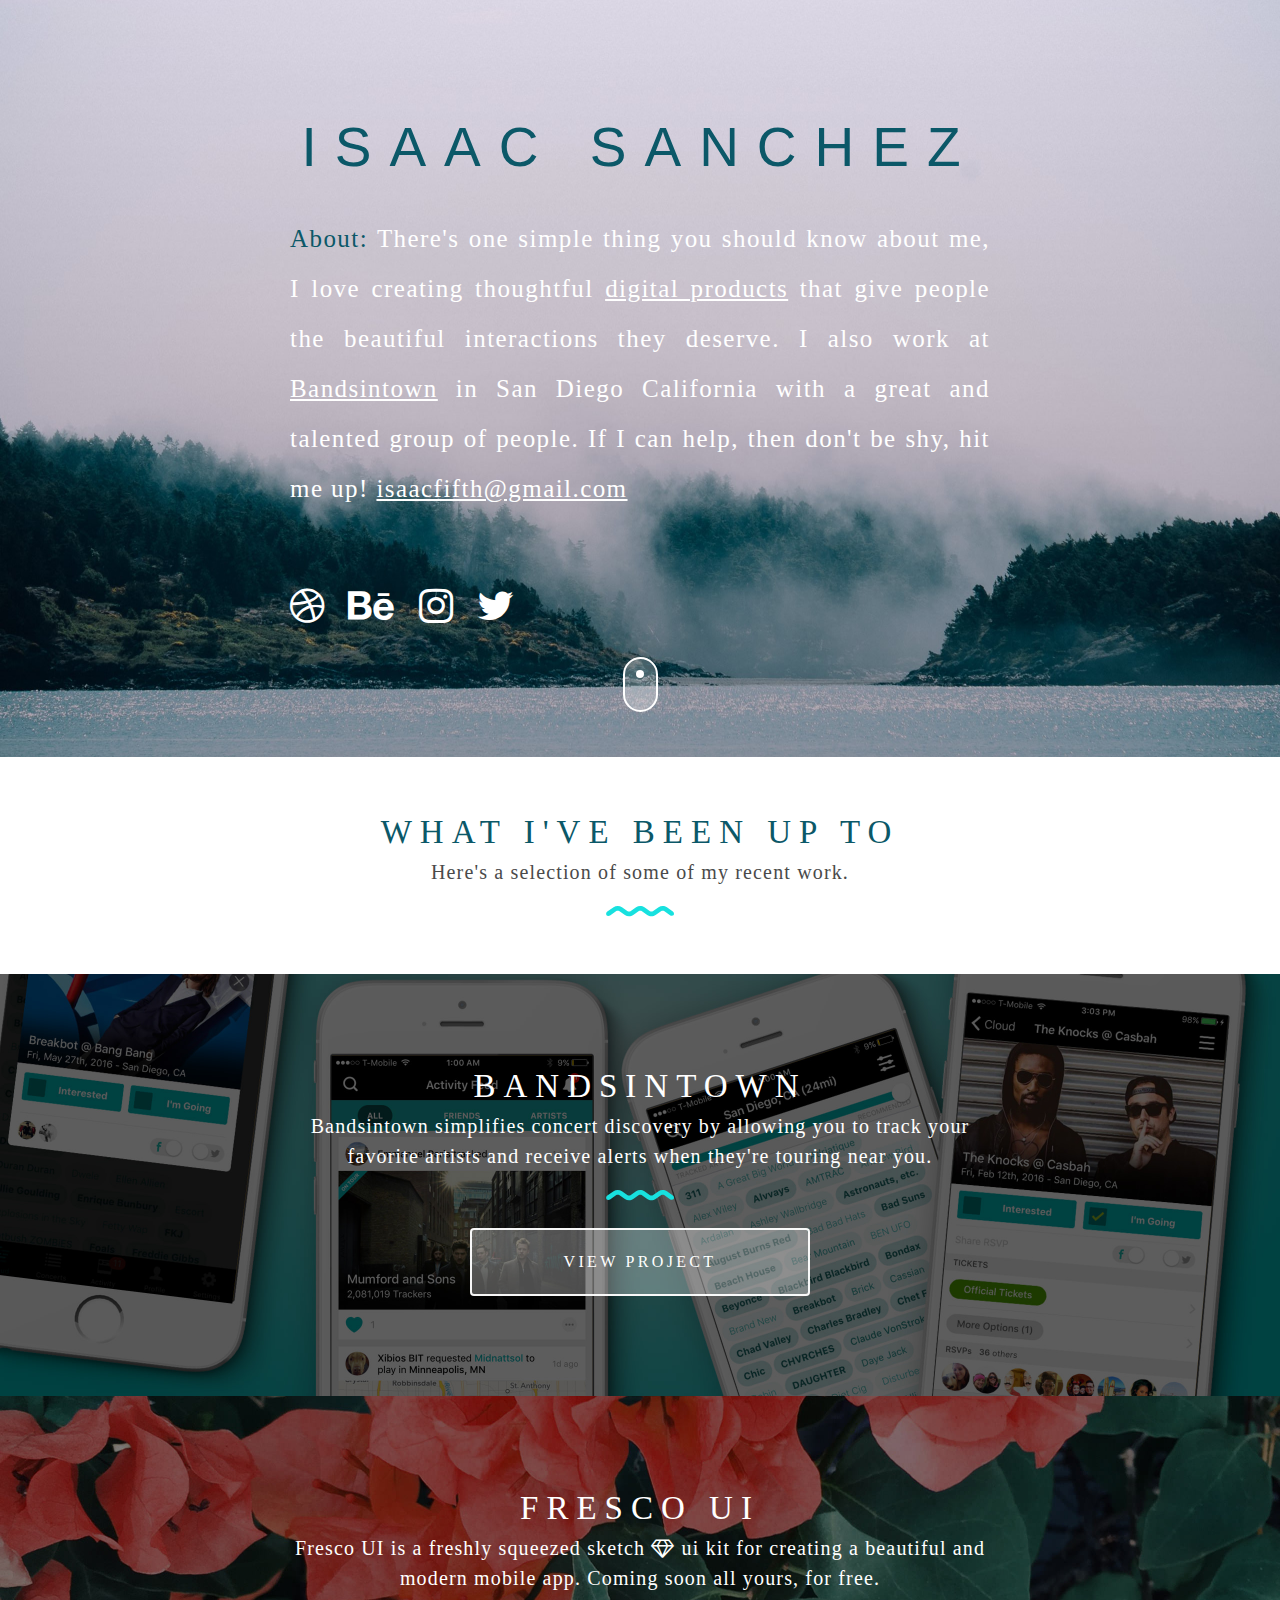
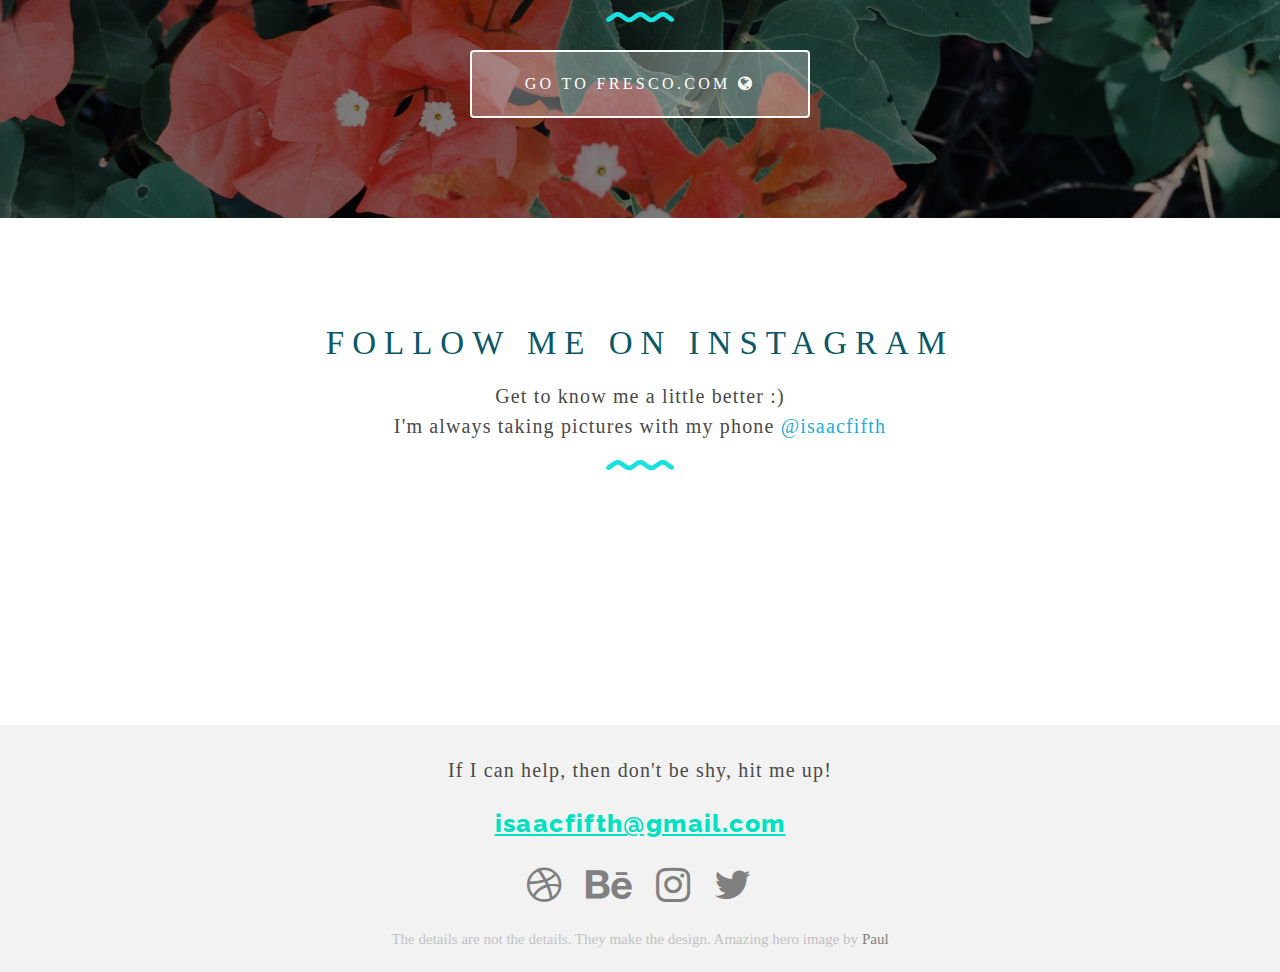
<file: index.html>
<!DOCTYPE html>
<html lang="en">

<head>

  <!-- Basic Page Needs
  –––––––––––––––––––––––––––––––––––––––––––––––––– -->
  <meta charset="utf-8">
  <title>Isaac's Portfolio</title>
  <meta name="description" content="Hi, my name is Isaac Sanchez and I love creating thoughtful digital products that give people the beautiful interactions they deserve. I also work at Bandsintown in San Diego CA">
  <meta name="author" content="Isaac Sanchez">

  <!-- Mobile Specific Metas
  –––––––––––––––––––––––––––––––––––––––––––––––––– -->
  <meta name="viewport" content="width=device-width, initial-scale=1">

  <!-- FONT
  –––––––––––––––––––––––––––––––––––––––––––––––––– -->
  <link href="//fonts.googleapis.com/css?family=Raleway:400,300,600" rel="stylesheet" type="text/css">

  <!-- CSS
  –––––––––––––––––––––––––––––––––––––––––––––––––– -->
  <link rel="stylesheet" href="css/normalize.css">
  <link rel="stylesheet" href="css/skeleton.css">
  <link rel="stylesheet" href="css/animate.css">
  <link rel="stylesheet" href="css/style.css">
  <link rel="stylesheet" href="https://maxcdn.bootstrapcdn.com/font-awesome/4.5.0/css/font-awesome.min.css">
  
  <script type="text/javascript" src="http://ajax.googleapis.com/ajax/libs/jquery/1.7.1/jquery.min.js"></script>
  <script type="text/javascript" src="js/index.js"></script>

  <!-- Favicon
  –––––––––––––––––––––––––––––––––––––––––––––––––– -->
  <link rel="icon" type="image/png" href="images/favicon.png">
  
</head>

<body>

<!--  Hero  -->
  
  <div class="hero">
    <div class="container">
      <div class="row">
        <div class="twelve colums">
          <h4 class="animated fadeInDown">ISAAC SANCHEZ</h4>
          <h3 class="animated fadeIn"><span style="color:#0B5868">About:</span> There's one simple thing you should know about me, I love creating thoughtful <a href="https://dribbble.com/isaacfifth" target="_blank">digital products</a> that give people the beautiful interactions they deserve. I also work at <a href="https://itunes.apple.com/us/app/id471394851?mt=8" target="_blank"> Bandsintown</a> in San Diego California with a great and talented group of people. If I can help, then don't be shy, hit me up! <a href="mailto:isaacfifth@gmail.com">isaacfifth@gmail.com</a></h3>
            <br>
            <br>
          <h3>
            <span style="font-size:40px">
              <a href="https://dribbble.com/isaacfifth" target="_blank"><i class="fa fa-dribbble"></i></a>&nbsp;
              <a href="https://www.behance.net/isaacfifth" target="_blank"><i class="fa fa-behance"></i></a>&nbsp;
              <a href="https://www.instagram.com/isaacfifth/" target="_blank"><i class="fa fa-instagram"></i></a>&nbsp;
              <a href="https://twitter.com/isaacfifth" target="_blank"><i class="fa fa-twitter"></i></a></span>
          </h3>
          
        </div>
        <div>
          <span class="scroll-btn animated fadeIn">
	<a href="#work">
		<span class="mouse">
			<span>
			</span>
          </span>
          </a>
          </span>
        </div>
      </div>
    </div>
  </div>
  
<!--  Work Header  -->

  <div class="work" id="work">
    <div class="container">
      <div class="row">
        <div class="twelve columns">
        <h2>What I've been up to</h2>
          <h1>Here's a selection of some of my recent work.</h1>
          <img src="images/waves.svg" alt="isaacfifth waves"><br>
        </div>
      </div>
    </div>
  </div>
  
    <!--  Bandsintown  -->

  <div class="bit">
    <div class="container">
      <div class="row">
        <div class="twelve columns">
        <h2>Bandsintown</h2>
          <h1>Bandsintown simplifies concert discovery by allowing you to track your favorite artists and receive alerts when they're touring near you.</h1>
          <img src="images/waves.svg" alt="isaacfifth waves"><br>
          <a href="work/bandsintown.html" class="cta" target="_blank">VIEW PROJECT</a>
        </div>
      </div>
    </div>
  </div>
  
  <!--  Fresco UI  -->

  <div class="fresco">
    <div class="container">
      <div class="row">
        <div class="twelve columns">
        <h2>Fresco UI</h2>
          <h1>Fresco UI is a freshly squeezed sketch <i class="fa fa-diamond"></i> ui kit for creating a beautiful and modern mobile app. Coming soon all yours, for free.</h1>
          <img src="images/waves.svg" alt="isaacfifth waves"><br>
          <a href="http://frescoui.com/" class="cta" target="_blank">Go To Fresco.com <i class="fa fa-globe"></i></a>
        </div>
      </div>
    </div>
  </div>
  
  
  
<!--  Instagram  -->

  <div class="insta animated fadeIn" id="insta">
    <div class="container">
      <div class="row">
        <div class="twelve columns">
          <div>
            <h2>Follow me on Instagram</h2>
            <h1>Get to know me a little better :)</br> I'm always taking pictures with my phone 
            <a href="https://www.instagram.com/isaacfifth/?hl=en" target="_blank">@isaacfifth</a></h1>
          <img src="images/waves.svg" alt="isaacfifth waves"><br>
          
          </div>

          <div style="margin-top:20px">
            <!-- INSTANSIVE WIDGET --><script src="//instansive.com/widget/js/instansive.js"></script><iframe src="//instansive.com/widgets/714eae9f5a0d5f46901c425573f33432.html" id="instansive_714eae9f5a" name="instansive_714eae9f5a"  scrolling="no" allowtransparency="true" class="instansive-widget" style="width: 100%; border: 0; overflow: hidden;"></iframe>
          </div>
        </div>
      </div>
    </div>
  </div>

<!--  Footer  -->
  
  <footer>
    <div class="container">
      <div class="row">
        <div class="twelve columns">
          <h1>If I can help, then don't be shy, hit me up!</h1>
          <h1><a id="email" href="mailto:isaacfifth@gmail.com">isaacfifth@gmail.com</a></h1>
          <h3>
              <a href="https://dribbble.com/isaacfifth" target="_blank"><i class="fa fa-dribbble"></i></a>&nbsp;
              <a href="https://www.behance.net/isaacfifth" target="_blank"><i class="fa fa-behance"></i></a>&nbsp;
              <a href="https://www.instagram.com/isaacfifth/" target="_blank"><i class="fa fa-instagram"></i></a>&nbsp;
              <a href="https://twitter.com/isaacfifth" target="_blank"><i class="fa fa-twitter"></i></a></h3>
          <p>The details are not the details. They make the design. Amazing hero image by <a href="https://pjrvs.com/" target="_blank">Paul</a></p>
        </div>
      </div>
    </div>
  </footer>
  
</body>

</html>
</file>
<file: css/skeleton.css>
/*
* Skeleton V2.0.4
* Copyright 2014, Dave Gamache
* www.getskeleton.com
* Free to use under the MIT license.
* http://www.opensource.org/licenses/mit-license.php
* 12/29/2014
*/


/* Table of contents
––––––––––––––––––––––––––––––––––––––––––––––––––
- Grid
- Base Styles
- Typography
- Links
- Buttons
- Forms
- Lists
- Code
- Tables
- Spacing
- Utilities
- Clearing
- Media Queries
*/


/* Grid
–––––––––––––––––––––––––––––––––––––––––––––––––– */

.container {
  position: relative;
  width: 100%;
  max-width: 700px;
  margin: 0 auto;
  padding: 0 20px;
  box-sizing: border-box;
}

.column,
.columns {
  width: 100%;
  float: left;
  box-sizing: border-box;
}


/* For devices larger than 400px */

@media (min-width: 400px) {
  .container {
    width: 85%;
    padding: 0;
  }
}


/* For devices larger than 550px */

@media (min-width: 550px) {
  .container {
    width: 80%;
  }
  .column,
  .columns {
    margin-left: 4%;
  }
  .column:first-child,
  .columns:first-child {
    margin-left: 0;
  }
  .one.column,
  .one.columns {
    width: 4.66666666667%;
  }
  .two.columns {
    width: 13.3333333333%;
  }
  .three.columns {
    width: 22%;
  }
  .four.columns {
    width: 30.6666666667%;
  }
  .five.columns {
    width: 39.3333333333%;
  }
  .six.columns {
    width: 48%;
  }
  .seven.columns {
    width: 56.6666666667%;
  }
  .eight.columns {
    width: 65.3333333333%;
  }
  .nine.columns {
    width: 74.0%;
  }
  .ten.columns {
    width: 82.6666666667%;
  }
  .eleven.columns {
    width: 91.3333333333%;
  }
  .twelve.columns {
    width: 100%;
    margin-left: 0;
  }
  .one-third.column {
    width: 30.6666666667%;
  }
  .two-thirds.column {
    width: 65.3333333333%;
  }
  .one-half.column {
    width: 48%;
  }
  /* Offsets */
  .offset-by-one.column,
  .offset-by-one.columns {
    margin-left: 8.66666666667%;
  }
  .offset-by-two.column,
  .offset-by-two.columns {
    margin-left: 17.3333333333%;
  }
  .offset-by-three.column,
  .offset-by-three.columns {
    margin-left: 26%;
  }
  .offset-by-four.column,
  .offset-by-four.columns {
    margin-left: 34.6666666667%;
  }
  .offset-by-five.column,
  .offset-by-five.columns {
    margin-left: 43.3333333333%;
  }
  .offset-by-six.column,
  .offset-by-six.columns {
    margin-left: 52%;
  }
  .offset-by-seven.column,
  .offset-by-seven.columns {
    margin-left: 60.6666666667%;
  }
  .offset-by-eight.column,
  .offset-by-eight.columns {
    margin-left: 69.3333333333%;
  }
  .offset-by-nine.column,
  .offset-by-nine.columns {
    margin-left: 78.0%;
  }
  .offset-by-ten.column,
  .offset-by-ten.columns {
    margin-left: 86.6666666667%;
  }
  .offset-by-eleven.column,
  .offset-by-eleven.columns {
    margin-left: 95.3333333333%;
  }
  .offset-by-one-third.column,
  .offset-by-one-third.columns {
    margin-left: 34.6666666667%;
  }
  .offset-by-two-thirds.column,
  .offset-by-two-thirds.columns {
    margin-left: 69.3333333333%;
  }
  .offset-by-one-half.column,
  .offset-by-one-half.columns {
    margin-left: 52%;
  }
}


/* Base Styles
–––––––––––––––––––––––––––––––––––––––––––––––––– */


/* NOTE
html is set to 62.5% so that all the REM measurements throughout Skeleton
are based on 10px sizing. So basically 1.5rem = 15px :) */

html {
  font-size: 62.5%;
}

body {
  font-size: 1.5em;
  /* currently ems cause chrome bug misinterpreting rems on body element */
  line-height: 1.6;
  font-weight: 400;
  font-family: "Raleway", "HelveticaNeue", "Helvetica Neue", Helvetica, Arial, sans-serif;
  color: #222;
}


/* Typography
–––––––––––––––––––––––––––––––––––––––––––––––––– */

h1,
h2,
h3,
h4,
h5,
h6 {
  margin-top: 0;
  margin-bottom: 2rem;
  font-weight: 300;
}

h1 {
  font-size: 4.0rem;
  line-height: 1.2;
  letter-spacing: -.1rem;
}

h2 {
  font-size: 3.6rem;
  line-height: 1.25;
  letter-spacing: -.1rem;
}

h3 {
  font-size: 3.0rem;
  line-height: 1.3;
  letter-spacing: -.1rem;
}

h4 {
  font-size: 2.4rem;
  line-height: 1.35;
  letter-spacing: -.08rem;
}

h5 {
  font-size: 1.8rem;
  line-height: 1.5;
  letter-spacing: -.05rem;
}

h6 {
  font-size: 1.5rem;
  line-height: 1.6;
  letter-spacing: 0;
}


/* Larger than phablet */

@media (min-width: 550px) {
  h1 {
    font-size: 5.0rem;
  }
  h2 {
    font-size: 4.2rem;
  }
  h3 {
    font-size: 3.6rem;
  }
  h4 {
    font-size: 3.0rem;
  }
  h5 {
    font-size: 2.4rem;
  }
  h6 {
    font-size: 1.5rem;
  }
}

p {
  margin-top: 0;
}


/* Links
–––––––––––––––––––––––––––––––––––––––––––––––––– */

a {
  color: #1EAEDB;
  text-decoration: none
}

a:hover {
  color: #00E1C2;
  -o-transition: .5s;
  -ms-transition: .5s;
  -moz-transition: .5s;
  -webkit-transition: .5s;
  /* ...and now for the proper property */
  transition: .5s;
}


/* Buttons
–––––––––––––––––––––––––––––––––––––––––––––––––– */

.button,
button,
input[type="submit"],
input[type="reset"],
input[type="button"] {
  display: inline-block;
  height: 38px;
  padding: 0 30px;
  color: #555;
  text-align: center;
  font-size: 11px;
  font-weight: 600;
  line-height: 38px;
  letter-spacing: .1rem;
  text-transform: uppercase;
  text-decoration: none;
  white-space: nowrap;
  background-color: transparent;
  border-radius: 4px;
  border: 1px solid #bbb;
  cursor: pointer;
  box-sizing: border-box;
}

.button:hover,
button:hover,
input[type="submit"]:hover,
input[type="reset"]:hover,
input[type="button"]:hover,
.button:focus,
button:focus,
input[type="submit"]:focus,
input[type="reset"]:focus,
input[type="button"]:focus {
  color: #333;
  border-color: #888;
  outline: 0;
}

.button.button-primary,
button.button-primary,
input[type="submit"].button-primary,
input[type="reset"].button-primary,
input[type="button"].button-primary {
  color: #FFF;
  background-color: #33C3F0;
  border-color: #33C3F0;
}

.button.button-primary:hover,
button.button-primary:hover,
input[type="submit"].button-primary:hover,
input[type="reset"].button-primary:hover,
input[type="button"].button-primary:hover,
.button.button-primary:focus,
button.button-primary:focus,
input[type="submit"].button-primary:focus,
input[type="reset"].button-primary:focus,
input[type="button"].button-primary:focus {
  color: #FFF;
  background-color: #1EAEDB;
  border-color: #1EAEDB;
}


/* Forms
–––––––––––––––––––––––––––––––––––––––––––––––––– */

input[type="email"],
input[type="number"],
input[type="search"],
input[type="text"],
input[type="tel"],
input[type="url"],
input[type="password"],
textarea,
select {
  height: 38px;
  padding: 6px 10px;
  /* The 6px vertically centers text on FF, ignored by Webkit */
  background-color: #fff;
  border: 1px solid #D1D1D1;
  border-radius: 4px;
  box-shadow: none;
  box-sizing: border-box;
}


/* Removes awkward default styles on some inputs for iOS */

input[type="email"],
input[type="number"],
input[type="search"],
input[type="text"],
input[type="tel"],
input[type="url"],
input[type="password"],
textarea {
  -webkit-appearance: none;
  -moz-appearance: none;
  appearance: none;
}

textarea {
  min-height: 65px;
  padding-top: 6px;
  padding-bottom: 6px;
}

input[type="email"]:focus,
input[type="number"]:focus,
input[type="search"]:focus,
input[type="text"]:focus,
input[type="tel"]:focus,
input[type="url"]:focus,
input[type="password"]:focus,
textarea:focus,
select:focus {
  border: 1px solid #33C3F0;
  outline: 0;
}

label,
legend {
  display: block;
  margin-bottom: .5rem;
  font-weight: 600;
}

fieldset {
  padding: 0;
  border-width: 0;
}

input[type="checkbox"],
input[type="radio"] {
  display: inline;
}

label > .label-body {
  display: inline-block;
  margin-left: .5rem;
  font-weight: normal;
}


/* Lists
–––––––––––––––––––––––––––––––––––––––––––––––––– */

ul {
  list-style: circle inside;
}

ol {
  list-style: decimal inside;
}

ol,
ul {
  padding-left: 0;
  margin-top: 0;
}

ul ul,
ul ol,
ol ol,
ol ul {
  margin: 1.5rem 0 1.5rem 3rem;
  font-size: 90%;
}

li {
  margin-bottom: 1rem;
}


/* Code
–––––––––––––––––––––––––––––––––––––––––––––––––– */

code {
  padding: .2rem .5rem;
  margin: 0 .2rem;
  font-size: 90%;
  white-space: nowrap;
  background: #F1F1F1;
  border: 1px solid #E1E1E1;
  border-radius: 4px;
}

pre > code {
  display: block;
  padding: 1rem 1.5rem;
  white-space: pre;
}


/* Tables
–––––––––––––––––––––––––––––––––––––––––––––––––– */

th,
td {
  padding: 12px 15px;
  text-align: left;
  border-bottom: 1px solid #E1E1E1;
}

th:first-child,
td:first-child {
  padding-left: 0;
}

th:last-child,
td:last-child {
  padding-right: 0;
}


/* Spacing
–––––––––––––––––––––––––––––––––––––––––––––––––– */

button,
.button {
  margin-bottom: 1rem;
}

input,
textarea,
select,
fieldset {
  margin-bottom: 1.5rem;
}

pre,
blockquote,
dl,
figure,
table,
p,
ul,
ol,
form {
  margin-bottom: 2.5rem;
}


/* Utilities
–––––––––––––––––––––––––––––––––––––––––––––––––– */

.u-full-width {
  width: 100%;
  box-sizing: border-box;
}

.u-max-full-width {
  max-width: 100%;
  box-sizing: border-box;
}

.u-pull-right {
  float: right;
}

.u-pull-left {
  float: left;
}


/* Misc
–––––––––––––––––––––––––––––––––––––––––––––––––– */

hr {
  margin-top: 3rem;
  margin-bottom: 3.5rem;
  border-width: 0;
  border-top: 1px solid #E1E1E1;
}


/* Clearing
–––––––––––––––––––––––––––––––––––––––––––––––––– */


/* Self Clearing Goodness */

.container:after,
.row:after,
.u-cf {
  content: "";
  display: table;
  clear: both;
}


/* Media Queries
–––––––––––––––––––––––––––––––––––––––––––––––––– */


/*
Note: The best way to structure the use of media queries is to create the queries
near the relevant code. For example, if you wanted to change the styles for buttons
on small devices, paste the mobile query code up in the buttons section and style it
there.
*/


/* Larger than mobile */

@media (min-width: 400px) {}


/* Larger than phablet (also point when grid becomes active) */

@media (min-width: 550px) {}


/* /* Larger than tablet */

@media (min-width: 750px) {}


/* Larger than desktop */

@media (min-width: 1000px) {}


/* Larger than Desktop HD */

@media (min-width: 1200px) {}  */
</file>
<file: css/style.css>
html {
           background-color: #fff;
           -webkit-font-smoothing: antialiased;
         }
         
         h4 {
           font-family: Avenir-Black, Helvetica-Neue, Helvetica, Arial;
           font-size: 40px;
           color: #0B5868;
           letter-spacing: 17.84px;
           line-height: 70px;
         }
         
         @media (min-width: 550px) {
           h4 {
             font-size: 31px;
             line-height: 64px;
             letter-spacing: 10px;
             line-height: 94px;
           }
         }
         
         @media (min-width: 750px) {
           h4 {
             font-size: 45px;
             letter-spacing: 15px;
           }
         }
         
         @media (min-width: 1000px) {
           h4 {
             font-size: 55px;
             letter-spacing: 18px;
           }
         }
         
         h3 {
           font-family: Avenir-Medium;
           font-size: 25px;
           color: #fff;
           letter-spacing: 1.44px;
           line-height: 50px;
           text-align: center;
         }
         
         @media (min-width: 550px) {
           h3 {
             text-align: justify;
           }
         }
         
         h2 {
           font-family: Avenir-Black;
           font-size: 33px;
           color: #0B5868;
           letter-spacing: 8px;
           line-height: 50px;
           text-transform: uppercase;
           margin-bottom: 13px;
         }
         
         h1 {
           font-family: Avenir-Book;
           font-size: 20px;
           color: #4A4A4A;
           letter-spacing: 1.15px;
           line-height: 30px;
           margin-bottom: 13px;
         }
         
         p {
           font-family: Avenir-Book, Relaway;
           font size: 11px;
           text-align: center;
           color: #C2C2C2;
           line-height: 16px;
         }
         
         .cta {
           font-family: Avenir-Black;
           font-size: 16px;
           color: #FFFFFF;
           letter-spacing: 3.32px;
           line-height: 64px;
           background: rgba(255, 255, 255, 0.30);
           border: 2px solid rgba(255, 255, 255, 0.95);
           border-radius: 4px;
           text-transform: uppercase;
           /*         padding: 20px 20px 20px 20px;*/
           display: -webkit-inline-box;
           display: inline-block;
           margin-top: 20px;
           width: 336px;
           height: 64px
         }
         
         .cta:hover {
           font-family: Avenir-Black;
           font-size: 16px;
           color: #18E1DF;
           background: #fff;
           border: 2px solid #fff;
           border-radius: 4px;
           text-transform: uppercase;
         }
         
         .hero {
           padding-top: 100px;
           padding-bottom: 100px;
           background-image: url("../images/hero-bg.jpg");
           background-size: cover;
           background-position: center;
           align-items: center;
           text-align: center;
         }
         
         .hero a {
           color: #fff;
           font-family: Avenir-Black;
           text-decoration: underline;
         }
         
         .hero a:hover {
           color: #00E1C2;
           -o-transition: .5s;
           -ms-transition: .5s;
           -moz-transition: .5s;
           -webkit-transition: .5s;
           /* ...and now for the proper property */
           transition: .5s;
         }
         
         .insta {
           padding-top: 100px;
           padding-bottom: 70px;
           background-color: #fff;
           text-align: center;
         }
         
         .work {
           padding-top: 50px;
           padding-bottom: 50px;
           background-color: #fff;
           background-size: cover;
           background-position: center;
           align-items: center;
           text-align: center;
         }
         
         .work h2 {
           margin-bottom: 0px;
         }
         
         .fresco {
           padding-top: 100px;
           padding-bottom: 100px;
           background-color: #fff;
           background-image: url("../images/fresco-bg.jpg");
           background-size: cover;
           background-position: center;
           align-items: center;
           text-align: center;
         }
         
         .fresco h2 {
           color: #fff;
           line-height: 24px;
         }
         
         .fresco h1 {
           color: #fff;
         }
         
         .bit {
           padding-top: 100px;
           padding-bottom: 100px;
           background-color: #fff;
           background-image: url("../images/bit-bg.jpg");
           background-size: cover;
           background-position: center;
           align-items: center;
           text-align: center;
         }
         
         .bit h2 {
           color: #fff;
           line-height: 24px;
         }
         
         .bit h1 {
           color: #fff;
         }
         
         @-webkit-keyframes ani-mouse {
           0% {
             opacity: 1;
             top: 29%;
           }
           15% {
             opacity: 1;
             top: 50%;
           }
           50% {
             opacity: 0;
             top: 50%;
           }
           100% {
             opacity: 0;
             top: 29%;
           }
         }
         
         @-moz-keyframes ani-mouse {
           0% {
             opacity: 1;
             top: 29%;
           }
           15% {
             opacity: 1;
             top: 50%;
           }
           50% {
             opacity: 0;
             top: 50%;
           }
           100% {
             opacity: 0;
             top: 29%;
           }
         }
         
         @keyframes ani-mouse {
           0% {
             opacity: 1;
             top: 29%;
           }
           15% {
             opacity: 1;
             top: 50%;
           }
           50% {
             opacity: 0;
             top: 50%;
           }
           100% {
             opacity: 0;
             top: 29%;
           }
         }
         
         .scroll-btn {
           display: block;
           position: absolute;
           left: 0;
           right: 0;
           text-align: center;
         }
         
         .scroll-btn > * {
           display: inline-block;
           line-height: 18px;
           font-size: 13px;
           font-weight: normal;
           color: #7f8c8d;
           color: #ffffff;
           font-family: "proxima-nova", "Helvetica Neue", Helvetica, Arial, sans-serif;
           letter-spacing: 2px;
         }
         
         .scroll-btn > *:hover,
         .scroll-btn > *:focus,
         .scroll-btn > *.active {
           color: #ffffff;
         }
         
         .scroll-btn > *:hover,
         .scroll-btn > *:focus,
         .scroll-btn > *:active,
         .scroll-btn > *.active {
           opacity: 0.8;
           filter: alpha(opacity=80);
         }
         
         .scroll-btn .mouse {
           position: relative;
           display: block;
           width: 35px;
           height: 55px;
           margin: 0 auto 20px;
           -webkit-box-sizing: border-box;
           -moz-box-sizing: border-box;
           box-sizing: border-box;
           border: 2px solid white;
           border-radius: 23px;
           background: rgba(255, 255, 255, 0.27);
         }
         
         .scroll-btn .mouse > * {
           position: absolute;
           display: block;
           top: 29%;
           left: 50%;
           width: 8px;
           height: 8px;
           margin: -4px 0 0 -4px;
           background: white;
           border-radius: 50%;
           -webkit-animation: ani-mouse 2.5s linear infinite;
           -moz-animation: ani-mouse 2.5s linear infinite;
           animation: ani-mouse 2.5s linear infinite;
         }
         
         footer {
           background-color: #F2F2F2;
           padding-top: 30px;
           padding-bottom: 0px;
           text-align: center;
         }
         
         footer h3 {
           text-align: center;
           font-size: 40px;
         }
         
         footer a {
           color: grey;
         }
         
         #email {
           font-family: Avenir-Black, Raleway;
           font-weight:800;
           font-size: 25px;
           color: #00E1C2;
           letter-spacing: 1.39px;
           line-height: 50px;
           text-decoration: underline;
         }
</file>
